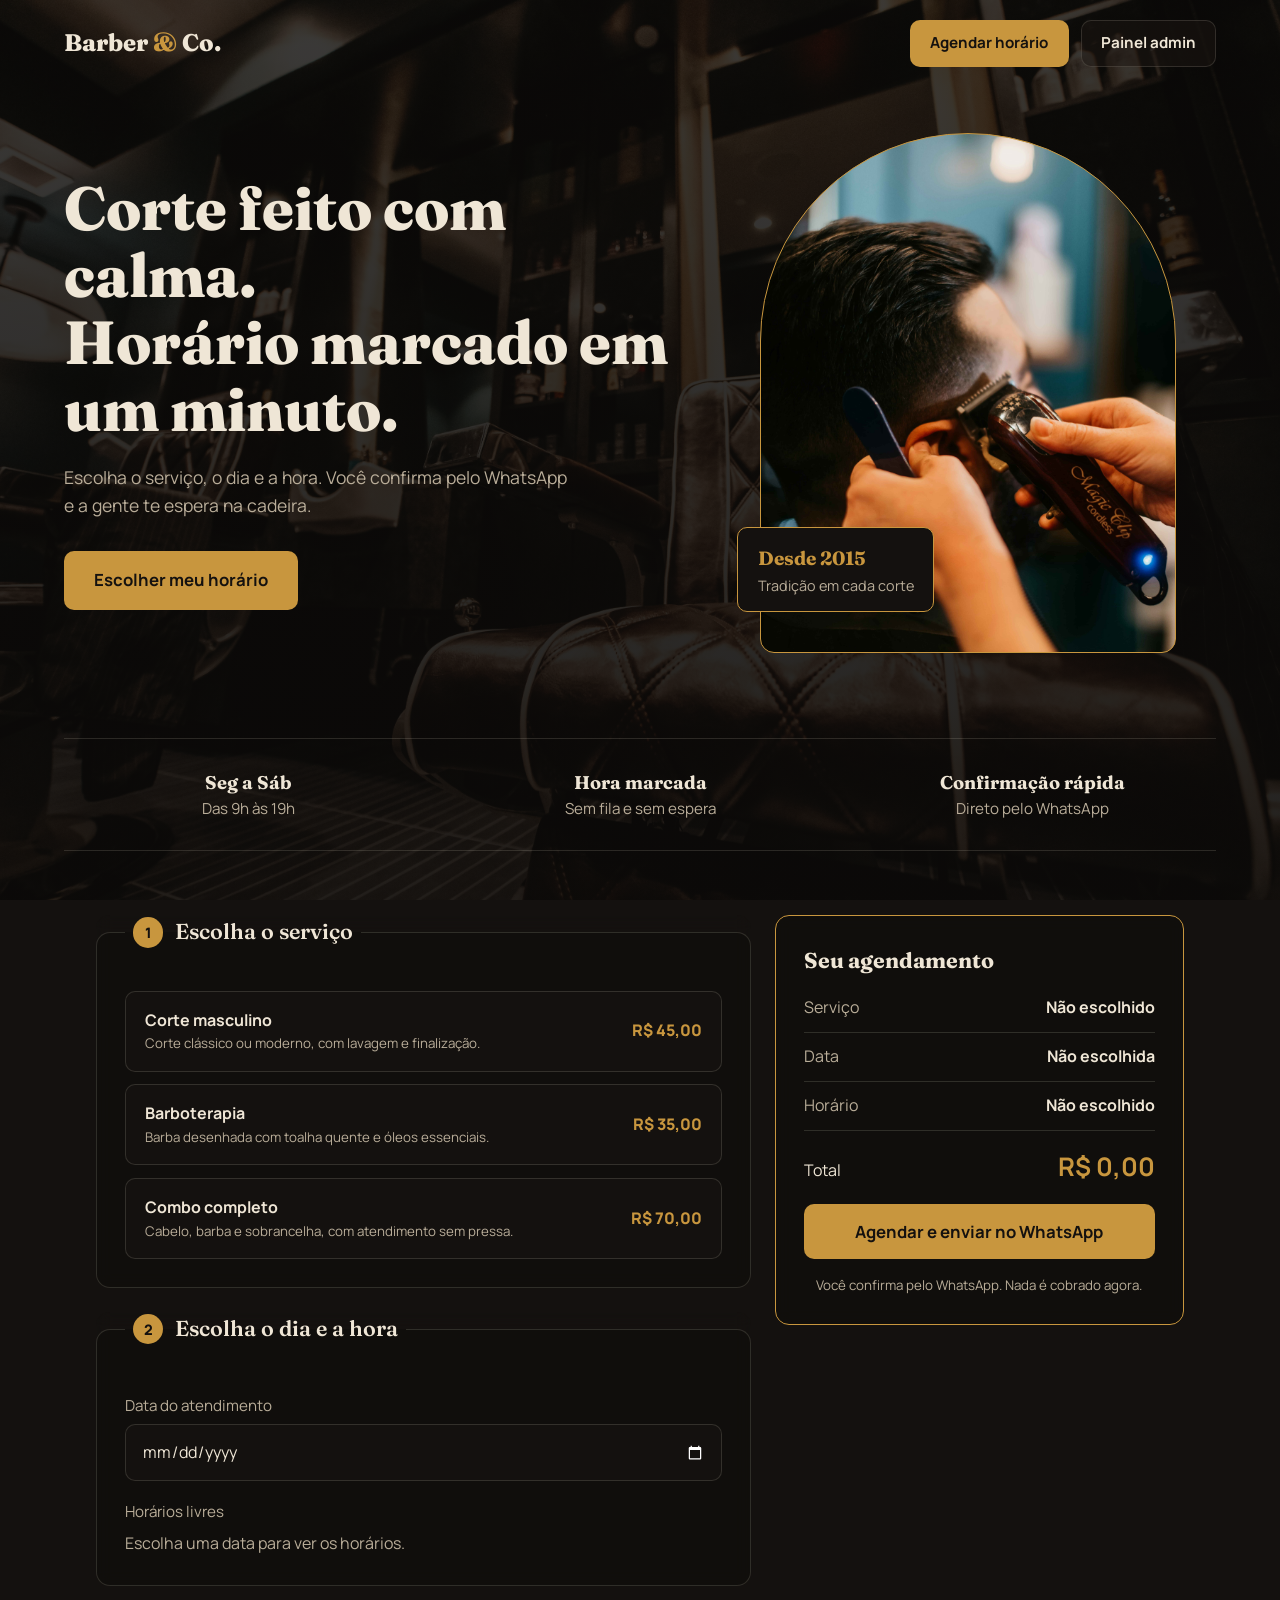
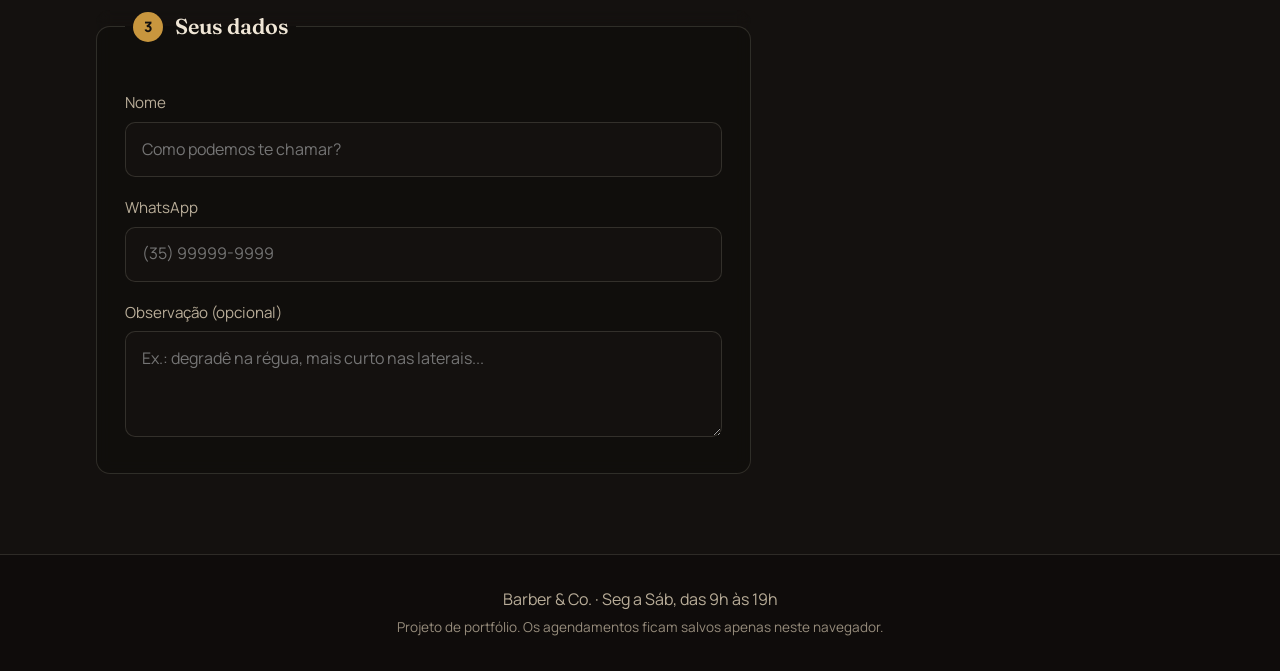
<file: index.html>
<!DOCTYPE html>
<html lang="pt-BR">
<head>
  <meta charset="UTF-8">
  <meta name="viewport" content="width=device-width, initial-scale=1">
  <title>Barber & Co. – Agende seu horário</title>
  <meta name="description" content="Agende seu corte ou barba online em um minuto: escolha o serviço, o dia e o horário e confirme pelo WhatsApp.">
  <meta name="theme-color" content="#14110f">
  <meta property="og:title" content="Barber & Co. – Agende seu horário">
  <meta property="og:description" content="Escolha o serviço, o dia e a hora. Confirmação rápida pelo WhatsApp.">
  <meta property="og:type" content="website">
  <link rel="icon" href="data:image/svg+xml,%3Csvg xmlns=%22http://www.w3.org/2000/svg%22 viewBox=%220 0 100 100%22%3E%3Ctext y=%22.9em%22 font-size=%2290%22%3E%F0%9F%92%88%3C/text%3E%3C/svg%3E">

  <link rel="preconnect" href="https://fonts.googleapis.com">
  <link rel="preconnect" href="https://fonts.gstatic.com" crossorigin>
  <link href="https://fonts.googleapis.com/css2?family=Fraunces:opsz,wght@9..144,600;9..144,800&family=Manrope:wght@400;500;700&display=swap" rel="stylesheet">

  <link rel="stylesheet" href="css/style.css">
</head>
<body>

  <!-- ========== CABEÇALHO ========== -->
  <header class="topo">
    <a href="index.html" class="logo">Barber <span>&</span> Co.</a>
    <nav class="menu">
      <a href="#agendar" class="btn btn--primario">Agendar horário</a>
      <a href="admin.html" class="btn btn--contorno">Painel admin</a>
    </nav>
  </header>

  <main>

    <!-- ========== HERO (imagem de fundo) ========== -->
    <section class="hero">
      <div class="hero__conteudo">
        <h1>Corte feito com calma.<br>Horário marcado em um minuto.</h1>
        <p>Escolha o serviço, o dia e a hora. Você confirma pelo WhatsApp e a gente te espera na cadeira.</p>
        <a href="#agendar" class="btn btn--primario btn--grande">Escolher meu horário</a>
      </div>

      <!-- Moldura da foto. A imagem vem de img/hero.jpg (veja o CSS) -->
      <div class="hero__foto" aria-hidden="true">
        <div class="hero__selo">
          <strong>Desde 2015</strong>
          <span>Tradição em cada corte</span>
        </div>
      </div>
    </section>

    <!-- ========== FAIXA DE INFORMAÇÕES ========== -->
    <section class="faixa" aria-label="Informações da barbearia">
      <div class="faixa__item">
        <strong>Seg a Sáb</strong>
        <span>Das 9h às 19h</span>
      </div>
      <div class="faixa__item">
        <strong>Hora marcada</strong>
        <span>Sem fila e sem espera</span>
      </div>
      <div class="faixa__item">
        <strong>Confirmação rápida</strong>
        <span>Direto pelo WhatsApp</span>
      </div>
    </section>

    <!-- ========== FORMULÁRIO DE AGENDAMENTO ========== -->
    <section class="agendamento" id="agendar">
      <form id="form-agendamento" class="painel" novalidate>

        <div class="passos">

        <!-- Passo 1: serviços -->
        <fieldset class="bloco">
          <legend><span class="passo">1</span> Escolha o serviço</legend>

          <div class="servicos" id="lista-servicos">
            <!-- Os cartões de serviço são criados pelo js/app.js -->
          </div>
        </fieldset>

        <!-- Passo 2: data e horário -->
        <fieldset class="bloco">
          <legend><span class="passo">2</span> Escolha o dia e a hora</legend>

          <label class="campo" for="data">Data do atendimento</label>
          <input type="date" id="data" name="data" required>

          <p class="campo">Horários livres</p>
          <div class="horarios" id="lista-horarios">
            <!-- Os botões de horário serão criados pelo JavaScript -->
            <p class="aviso">Escolha uma data para ver os horários.</p>
          </div>
        </fieldset>

        <!-- Passo 3: dados do cliente -->
        <fieldset class="bloco">
          <legend><span class="passo">3</span> Seus dados</legend>

          <label class="campo" for="nome">Nome</label>
          <input type="text" id="nome" name="nome" placeholder="Como podemos te chamar?" required>

          <label class="campo" for="telefone">WhatsApp</label>
          <input type="tel" id="telefone" name="telefone" placeholder="(35) 99999-9999" required>

          <label class="campo" for="obs">Observação (opcional)</label>
          <textarea id="obs" name="obs" rows="3" placeholder="Ex.: degradê na régua, mais curto nas laterais..."></textarea>
        </fieldset>

        </div>

        <!-- Resumo + envio (fica fixo ao lado no computador) -->
        <aside class="resumo" id="resumo">
          <h2>Seu agendamento</h2>
          <dl>
            <div><dt>Serviço</dt><dd id="resumo-servico">Não escolhido</dd></div>
            <div><dt>Data</dt><dd id="resumo-data">Não escolhida</dd></div>
            <div><dt>Horário</dt><dd id="resumo-hora">Não escolhido</dd></div>
          </dl>
          <p class="resumo__total">Total <strong id="total">R$ 0,00</strong></p>

          <!-- Mensagem de erro da validação -->
          <p class="erro" id="erro" role="alert" hidden></p>

          <button type="submit" class="btn btn--primario btn--grande">Agendar e enviar no WhatsApp</button>
          <small>Você confirma pelo WhatsApp. Nada é cobrado agora.</small>

          <!-- Aparece depois que o agendamento é salvo -->
          <div class="sucesso" id="sucesso" role="status" hidden>
            <strong>Horário reservado!</strong>
            <p>Falta só um passo: envie a mensagem para o barbeiro confirmar.</p>
            <a class="btn btn--primario" id="link-whatsapp" href="#" target="_blank" rel="noopener">Abrir WhatsApp</a>
          </div>
        </aside>

      </form>
    </section>

  </main>

  <footer class="rodape">
    <p>Barber & Co. · Seg a Sáb, das 9h às 19h</p>
    <p class="rodape__nota">Projeto de portfólio. Os agendamentos ficam salvos apenas neste navegador.</p>
  </footer>

  <script src="js/app.js"></script>
</body>
</html>
</file>
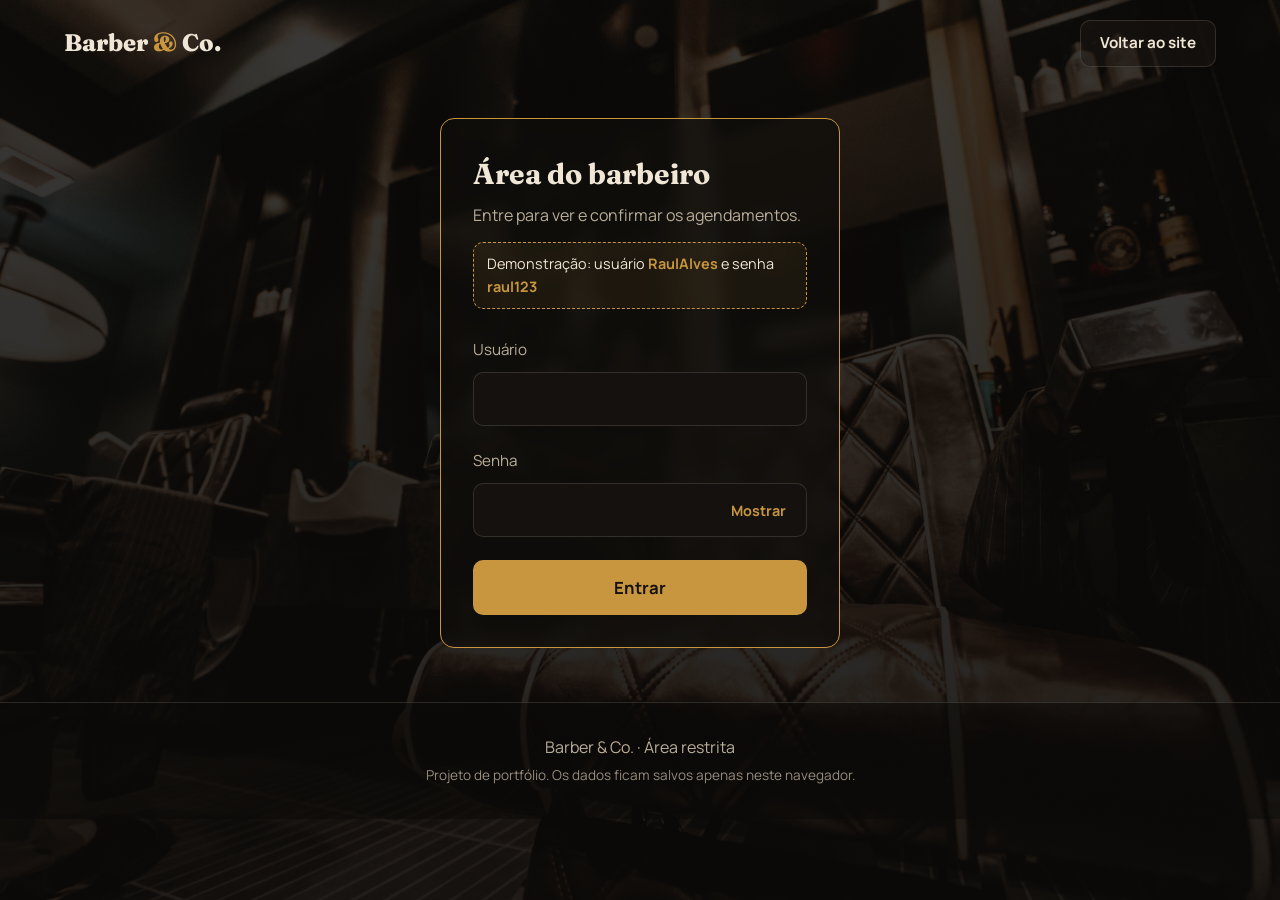
<file: admin.html>
<!DOCTYPE html>
<html lang="pt-BR">
<head>
  <meta charset="UTF-8">
  <meta name="viewport" content="width=device-width, initial-scale=1">
  <meta name="robots" content="noindex">
  <title>Painel admin – Barber & Co.</title>
  <meta name="theme-color" content="#14110f">
  <link rel="icon" href="data:image/svg+xml,%3Csvg xmlns=%22http://www.w3.org/2000/svg%22 viewBox=%220 0 100 100%22%3E%3Ctext y=%22.9em%22 font-size=%2290%22%3E%F0%9F%92%88%3C/text%3E%3C/svg%3E">

  <link rel="preconnect" href="https://fonts.googleapis.com">
  <link rel="preconnect" href="https://fonts.gstatic.com" crossorigin>
  <link href="https://fonts.googleapis.com/css2?family=Fraunces:opsz,wght@9..144,600;9..144,800&family=Manrope:wght@400;500;700&display=swap" rel="stylesheet">

  <!-- Usa o mesmo visual do site, mais alguns ajustes só do admin -->
  <link rel="stylesheet" href="css/style.css">
  <link rel="stylesheet" href="css/admin.css">
</head>
<body>

  <!-- ========== CABEÇALHO ========== -->
  <header class="topo">
    <a href="index.html" class="logo">Barber <span>&</span> Co.</a>
    <nav class="menu">
      <a href="index.html" class="btn btn--contorno">Voltar ao site</a>
      <button type="button" class="btn btn--primario" id="btn-sair" hidden>Sair</button>
    </nav>
  </header>

  <main>

    <!-- ========== TELA DE LOGIN ========== -->
    <section class="login" id="tela-login">
      <form class="login__cartao" id="form-login" novalidate>
        <h1>Área do barbeiro</h1>
        <p class="login__texto">Entre para ver e confirmar os agendamentos.</p>
        <p class="login__demo">Demonstração: usuário <strong>RaulAlves</strong> e senha <strong>raul123</strong></p>

        <label class="campo" for="usuario">Usuário</label>
        <input type="text" id="usuario" name="usuario" autocomplete="username" autocapitalize="none" spellcheck="false" required>

        <label class="campo" for="senha">Senha</label>
        <div class="campo-senha">
          <input type="password" id="senha" name="senha" autocomplete="current-password" required>
          <button type="button" class="campo-senha__ver" id="btn-ver-senha" aria-label="Mostrar senha">Mostrar</button>
        </div>

        <p class="erro" id="erro-login" role="alert" hidden></p>

        <button type="submit" class="btn btn--primario btn--grande" id="btn-entrar">Entrar</button>
      </form>
    </section>

    <!-- ========== PAINEL (só aparece depois do login) ========== -->
    <section class="admin" id="tela-painel" hidden>
      <div class="admin__topo">
        <h1>Olá, <span id="nome-admin"></span></h1>
        <p>Aqui você vai gerenciar os agendamentos.</p>
      </div>

      <!-- Números rápidos -->
      <div class="estatisticas" aria-label="Resumo">
        <div class="estat"><strong id="est-pendentes">0</strong><span>Aguardando confirmação</span></div>
        <div class="estat"><strong id="est-confirmados">0</strong><span>Confirmados (de hoje em diante)</span></div>
        <div class="estat"><strong id="est-hoje">0</strong><span>Atendimentos hoje</span></div>
        <div class="estat"><strong id="est-valor">R$ 0,00</strong><span>Previsto nos confirmados</span></div>
      </div>

      <!-- Filtros -->
      <div class="filtros">
        <div>
          <label class="campo" for="filtro-data">Data</label>
          <input type="date" id="filtro-data">
        </div>
        <div>
          <label class="campo" for="filtro-status">Status</label>
          <select id="filtro-status">
            <option value="todos">Todos</option>
            <option value="pendente">Aguardando confirmação</option>
            <option value="confirmado">Confirmados</option>
            <option value="cancelado">Cancelados</option>
          </select>
        </div>
        <button type="button" class="btn btn--contorno" id="btn-limpar">Limpar filtros</button>
        <button type="button" class="btn btn--perigo" id="btn-apagar">Apagar todos os dados</button>
      </div>

      <!-- Lista (criada pelo js/admin.js) -->
      <div class="agenda" id="lista-agendamentos"></div>
    </section>

  </main>

  <footer class="rodape">
    <p>Barber & Co. · Área restrita</p>
    <p class="rodape__nota">Projeto de portfólio. Os dados ficam salvos apenas neste navegador.</p>
  </footer>

  <script src="js/admin.js"></script>
</body>
</html>
</file>
<file: css/style.css>
/* =========================================================
   BARBER & CO. – estilos da tela do cliente
   Paleta: espresso (fundo), osso (texto), latão (destaque),
   vermelho de barbeiro (detalhes/alertas)
   ========================================================= */

:root {
  color-scheme: dark;   /* barras de rolagem e campos no tema escuro */
  --espresso: #14110f;
  --espresso-claro: #1f1b18;
  --osso: #efe6d6;
  --osso-fraco: #b9ad99;
  --latao: #c8963e;
  --latao-escuro: #a47a2c;
  --vermelho: #9b2c2c;
  --borda: rgba(239, 230, 214, 0.14);
  --carta: rgba(16, 14, 12, 0.72);   /* fundo translúcido dos cartões */
  --raio: 10px;

  --fonte-titulo: "Fraunces", Georgia, serif;
  --fonte-texto: "Manrope", system-ui, sans-serif;
}

*, *::before, *::after { box-sizing: border-box; }

html {
  scroll-behavior: smooth;
  background: var(--espresso);   /* cor de segurança enquanto a foto carrega */
}

/* Foto de fundo da página inteira (fica parada enquanto a página rola).
   Camadas: 1) escurecimento  2) sua foto img/fundo.jpg (se existir)  3) foto do Unsplash */
body::before {
  content: "";
  position: fixed;
  inset: 0;
  z-index: -1;
  background:
    linear-gradient(180deg, rgba(12, 10, 9, 0.80), rgba(12, 10, 9, 0.90)),
    url("../img/fundo.jpg") center / cover no-repeat,
    url("https://images.unsplash.com/photo-1702865272115-5afdbae975af?auto=format&fit=crop&w=1800&q=70") center / cover no-repeat;
}

body {
  overflow-x: clip;          /* nunca deixa a página rolar para o lado */
  margin: 0;
  background: transparent;
  color: var(--osso);
  font-family: var(--fonte-texto);
  line-height: 1.6;
}

img { max-width: 100%; display: block; }

/* ---------- Cabeçalho ---------- */
.topo {
  position: absolute;
  inset: 0 0 auto 0;
  z-index: 10;
  display: flex;
  justify-content: space-between;
  align-items: center;
  flex-wrap: wrap;
  gap: 0.75rem;
  padding: 1.25rem 5vw;
}

.logo {
  font-family: var(--fonte-titulo);
  font-weight: 800;
  font-size: 1.5rem;
  color: var(--osso);
  text-decoration: none;
}
.logo span { color: var(--latao); }

.menu { display: flex; flex-wrap: wrap; gap: 0.75rem; }

/* ---------- Botões ---------- */
.btn {
  display: inline-flex;
  align-items: center;
  justify-content: center;
  min-height: 2.75rem;      /* alvo de toque confortável no celular */
  padding: 0.65rem 1.2rem;
  border-radius: var(--raio);
  font-family: var(--fonte-texto);
  font-weight: 700;
  font-size: 0.95rem;
  text-decoration: none;
  border: 1px solid transparent;
  cursor: pointer;
  transition: background 0.2s, color 0.2s, border-color 0.2s;
}

.btn--primario { background: var(--latao); color: var(--espresso); }
.btn--primario:hover { background: var(--latao-escuro); }

.btn--contorno { border-color: var(--borda); color: var(--osso); background: rgba(28, 22, 18, 0.5); }
.btn--contorno:hover { border-color: var(--latao); color: var(--latao); }

.btn--grande { padding: 0.95rem 1.8rem; font-size: 1.05rem; }

.btn:focus-visible,
input:focus-visible,
textarea:focus-visible,
.servico:has(input:focus-visible),
.horario:focus-visible {
  outline: 2px solid var(--latao);
  outline-offset: 3px;
}

::selection {
  background: var(--latao);
  color: var(--espresso);
}

/* ---------- Hero ---------- */
.hero {
  min-height: 82vh;
  display: grid;
  grid-template-columns: 1.1fr 0.9fr;
  align-items: center;
  gap: 4vw;
  padding: 7rem 5vw 4rem;
  background: none;
}

.hero__conteudo { max-width: 38rem; }

.hero h1 {
  font-family: var(--fonte-titulo);
  font-weight: 800;
  font-size: clamp(2.2rem, 4.8vw, 3.8rem);
  line-height: 1.1;
  margin: 0 0 1.2rem;
}

.hero p {
  color: var(--osso-fraco);
  font-size: 1.1rem;
  max-width: 32rem;
  margin: 0 0 2rem;
}

/* Moldura em arco com a foto.
   Ordem das camadas: 1) img/hero.jpg (sua foto, se existir)
                      2) foto do Unsplash (link da internet)
                      3) listrado, caso nada carregue */
.hero__foto {
  position: relative;
  justify-self: center;
  width: min(100%, 26rem);
  aspect-ratio: 4 / 5;
  border: 1px solid var(--latao);
  border-radius: 13rem 13rem 14px 14px;
  background:
    url("../img/hero.jpg") center / cover no-repeat,
    url("https://images.unsplash.com/photo-1672642150228-3fcd5826ec26?auto=format&fit=crop&w=1000&q=70") center / cover no-repeat,
    repeating-linear-gradient(135deg, var(--espresso-claro) 0 18px, var(--espresso) 18px 36px);
}

.hero__selo {
  position: absolute;
  left: -1.5rem;
  bottom: 2.5rem;
  display: grid;
  padding: 0.9rem 1.2rem;
  background: var(--espresso);
  border: 1px solid var(--latao);
  border-radius: var(--raio);
}
.hero__selo strong { font-family: var(--fonte-titulo); font-size: 1.2rem; color: var(--latao); }
.hero__selo span { color: var(--osso-fraco); font-size: 0.9rem; }

/* ---------- Faixa de informações ---------- */
.faixa {
  display: grid;
  grid-template-columns: repeat(3, 1fr);
  gap: 1.5rem;
  margin: 0 5vw;
  padding: 1.8rem 0;
  border-top: 1px solid var(--borda);
  border-bottom: 1px solid var(--borda);
}

.faixa__item { display: grid; text-align: center; }
.faixa__item strong { font-family: var(--fonte-titulo); font-size: 1.15rem; }
.faixa__item span { color: var(--osso-fraco); font-size: 0.95rem; }

/* ---------- Agendamento ---------- */
.agendamento {
  padding: 4rem 5vw 5rem;
  display: flex;
  justify-content: center;
}

.painel {
  width: 100%;
  max-width: 68rem;
  display: grid;
  grid-template-columns: minmax(0, 1.6fr) minmax(0, 1fr);
  gap: 1.5rem;
  align-items: start;
}

.passos { display: grid; gap: 1.5rem; }

.bloco {
  min-width: 0;              /* fieldset tem largura mínima padrão que estoura no celular */
  margin: 0;
  padding: 1.75rem;
  background: var(--carta);
  backdrop-filter: blur(8px);
  -webkit-backdrop-filter: blur(8px);
  border: 1px solid var(--borda);
  border-radius: 14px;
}

.bloco legend {
  display: flex;
  align-items: center;
  gap: 0.7rem;
  padding: 0 0.5rem;
  font-family: var(--fonte-titulo);
  font-weight: 600;
  font-size: 1.35rem;
}

.passo {
  display: inline-grid;
  place-items: center;
  width: 1.9rem;
  height: 1.9rem;
  border-radius: 50%;
  background: var(--latao);
  color: var(--espresso);
  font-family: var(--fonte-texto);
  font-size: 0.9rem;
  font-weight: 800;
}

/* ---------- Serviços (cartões selecionáveis) ---------- */
.servicos { display: grid; gap: 0.8rem; margin-top: 0.8rem; }

.servico {
  display: flex;
  justify-content: space-between;
  align-items: center;
  gap: 1rem;
  padding: 1rem 1.2rem;
  border: 1px solid var(--borda);
  border-radius: var(--raio);
  background: var(--espresso);
  cursor: pointer;
  transition: border-color 0.2s, background 0.2s;
}

.servico:hover { border-color: var(--osso-fraco); }

/* O input fica escondido, mas continua funcionando (acessível por teclado) */
.servico input {
  position: absolute;
  opacity: 0;
  pointer-events: none;
}

.servico:has(input:checked) {
  border-color: var(--latao);
  background: rgba(200, 150, 62, 0.1);
}

.servico__info { display: grid; }
.servico__info small { color: var(--osso-fraco); }
.servico__preco { font-weight: 800; color: var(--latao); white-space: nowrap; }

/* ---------- Campos ---------- */
.campo {
  display: block;
  margin: 1.2rem 0 0.4rem;
  color: var(--osso-fraco);
  font-size: 0.95rem;
}

input[type="text"],
input[type="tel"],
input[type="date"],
textarea {
  width: 100%;
  padding: 0.85rem 1rem;
  background: var(--espresso);
  color: var(--osso);
  border: 1px solid var(--borda);
  border-radius: var(--raio);
  font: inherit;
}

input[type="date"] { color-scheme: dark; }
textarea { resize: vertical; }

/* ---------- Horários ---------- */
.horarios {
  display: grid;
  grid-template-columns: repeat(auto-fill, minmax(5.5rem, 1fr));
  gap: 0.6rem;
}

.horario {
  padding: 0.7rem 0;
  background: var(--espresso);
  color: var(--osso);
  border: 1px solid var(--borda);
  border-radius: var(--raio);
  font: inherit;
  font-weight: 700;
  cursor: pointer;
  transition: border-color 0.2s, background 0.2s;
}

.horario:hover:not(:disabled) { border-color: var(--latao); }
.horario.ativo { background: var(--latao); color: var(--espresso); border-color: var(--latao); }
.horario:disabled {
  opacity: 0.35;
  cursor: not-allowed;
  text-decoration: line-through;
}

.aviso { grid-column: 1 / -1; margin: 0; color: var(--osso-fraco); }

/* ---------- Resumo (cartão lateral) ---------- */
.resumo {
  position: sticky;
  top: 1.5rem;
  display: grid;
  gap: 1rem;
  padding: 1.75rem;
  background: var(--carta);
  backdrop-filter: blur(8px);
  -webkit-backdrop-filter: blur(8px);
  border: 1px solid var(--latao);
  border-radius: 14px;
}

.resumo h2 { margin: 0; font-family: var(--fonte-titulo); font-size: 1.35rem; }

.resumo dl { margin: 0; display: grid; gap: 0.7rem; }
.resumo dl div { display: flex; justify-content: space-between; gap: 1rem; padding-bottom: 0.7rem; border-bottom: 1px solid var(--borda); }
.resumo dt { color: var(--osso-fraco); }
.resumo dd { margin: 0; font-weight: 700; text-align: right; }

.resumo__total { display: flex; justify-content: space-between; align-items: baseline; margin: 0; }
.resumo__total strong { color: var(--latao); font-size: 1.6rem; }

.resumo .btn { width: 100%; text-align: center; }
.resumo small { color: var(--osso-fraco); text-align: center; }

/* ---------- Erro e sucesso ---------- */
[hidden] { display: none !important; }

.erro {
  margin: 0;
  padding: 0.75rem 1rem;
  border: 1px solid var(--vermelho);
  border-radius: var(--raio);
  background: rgba(155, 44, 44, 0.2);
  color: #f1c4c4;
  font-size: 0.95rem;
}

.sucesso {
  display: grid;
  gap: 0.6rem;
  padding: 1rem;
  border: 1px solid var(--latao);
  border-radius: var(--raio);
  background: rgba(200, 150, 62, 0.12);
  text-align: center;
}
.sucesso strong { font-family: var(--fonte-titulo); font-size: 1.2rem; color: var(--latao); }
.sucesso p { margin: 0; color: var(--osso-fraco); }

/* ---------- Rodapé ---------- */
.rodape {
  padding: 2rem 5vw;
  text-align: center;
  color: var(--osso-fraco);
  border-top: 1px solid var(--borda);
  background: rgba(12, 10, 9, 0.6);
}

.rodape p { margin: 0; }
.rodape__nota { margin-top: 0.3rem !important; font-size: 0.85rem; opacity: 0.8; }

/* ---------- Celular ---------- */
/* Telas médias: tablet, ou janela do navegador com o F12 aberto */
@media (max-width: 1000px) {
  .painel { grid-template-columns: 1fr; }
  .resumo { position: static; }
}

@media (max-width: 900px) {
  .hero { grid-template-columns: 1fr; padding-top: 7rem; min-height: auto; }
  .hero__foto { width: min(100%, 20rem); }
  .hero__selo { left: 0.5rem; }
}

/* Celular */
@media (max-width: 600px) {
  .topo { justify-content: center; }
  .logo { font-size: 1.3rem; }
  .btn { padding: 0.55rem 0.95rem; font-size: 0.9rem; }
  .btn--grande { padding: 0.85rem 1.4rem; font-size: 1rem; }

  .hero { padding: 8rem 5vw 3rem; }
  .hero p { font-size: 1rem; }

  .faixa { grid-template-columns: 1fr; gap: 1rem; }

  .agendamento { padding: 2.5rem 4vw 3.5rem; }
  .bloco { padding: 1.1rem; }
  .bloco legend { font-size: 1.15rem; }
  .servico { flex-direction: column; align-items: flex-start; gap: 0.4rem; }
  .horarios { grid-template-columns: repeat(auto-fill, minmax(4.5rem, 1fr)); }
  .resumo { padding: 1.25rem; }
}

@media (prefers-reduced-motion: reduce) {
  html { scroll-behavior: auto; }
  * { transition: none !important; }
}
</file>
<file: css/admin.css>
/* =========================================================
   BARBER & CO. – ajustes só da página admin
   (o restante vem do style.css)
   ========================================================= */

main { min-height: 78vh; }

/* ---------- Login ---------- */
.login {
  min-height: 78vh;
  display: grid;
  place-items: center;
  padding: 7rem 5vw 3rem;
}

.login__cartao {
  width: 100%;
  max-width: 25rem;
  display: grid;
  gap: 0.2rem;
  padding: 2rem;
  background: var(--carta);
  backdrop-filter: blur(8px);
  -webkit-backdrop-filter: blur(8px);
  border: 1px solid var(--latao);
  border-radius: 14px;
}

.login__cartao h1 {
  margin: 0;
  font-family: var(--fonte-titulo);
  font-size: 1.8rem;
}

.login__texto { margin: 0.2rem 0 0.6rem; color: var(--osso-fraco); }

.login__demo {
  margin: 0 0 0.4rem;
  padding: 0.6rem 0.8rem;
  border: 1px dashed var(--latao);
  border-radius: var(--raio);
  background: rgba(200, 150, 62, 0.08);
  font-size: 0.9rem;
}
.login__demo strong { color: var(--latao); }

.login__cartao .erro { margin-top: 1rem; }
.login__cartao .btn { margin-top: 1.2rem; width: 100%; text-align: center; }
.login__cartao .btn:disabled { opacity: 0.5; cursor: not-allowed; }

input[type="password"] {
  width: 100%;
  padding: 0.85rem 1rem;
  background: var(--espresso);
  color: var(--osso);
  border: 1px solid var(--borda);
  border-radius: var(--raio);
  font: inherit;
}

/* Campo de senha com o botão "Mostrar" por cima, à direita */
.campo-senha { position: relative; }
.campo-senha input { padding-right: 5.5rem; }

.campo-senha__ver {
  position: absolute;
  top: 50%;
  right: 0.6rem;
  transform: translateY(-50%);
  padding: 0.35rem 0.7rem;
  background: transparent;
  color: var(--latao);
  border: 0;
  border-radius: 6px;
  font: inherit;
  font-size: 0.9rem;
  font-weight: 700;
  cursor: pointer;
}
.campo-senha__ver:hover { text-decoration: underline; }
.campo-senha__ver:focus-visible { outline: 2px solid var(--latao); }

/* ---------- Painel ---------- */
.admin {
  max-width: 68rem;
  margin: 0 auto;
  padding: 8rem 5vw 3rem;
}

.admin__topo h1 {
  margin: 0;
  font-family: var(--fonte-titulo);
  font-size: clamp(1.8rem, 4vw, 2.6rem);
}
.admin__topo p { margin: 0.3rem 0 2rem; color: var(--osso-fraco); }


/* ---------- Números rápidos ---------- */
.estatisticas {
  display: grid;
  grid-template-columns: repeat(4, 1fr);
  gap: 1rem;
  margin-bottom: 1.5rem;
}

.estat {
  display: grid;
  gap: 0.2rem;
  padding: 1.1rem 1.2rem;
  background: var(--carta);
  backdrop-filter: blur(8px);
  -webkit-backdrop-filter: blur(8px);
  border: 1px solid var(--borda);
  border-radius: 14px;
}
.estat strong { font-family: var(--fonte-titulo); font-size: 1.9rem; line-height: 1.1; color: var(--latao); }
.estat span { color: var(--osso-fraco); font-size: 0.9rem; }

/* ---------- Filtros ---------- */
.filtros {
  display: flex;
  flex-wrap: wrap;
  align-items: flex-end;
  gap: 1rem;
  margin-bottom: 2rem;
  padding: 0 0 0.5rem;
}
.filtros > div { min-width: 12rem; }
.filtros .campo { margin-top: 0; }
.filtros .btn { align-self: flex-end; }
.filtros #btn-apagar { margin-left: auto; }

select {
  width: 100%;
  padding: 0.85rem 1rem;
  background: var(--espresso);
  color: var(--osso);
  border: 1px solid var(--borda);
  border-radius: var(--raio);
  font: inherit;
  color-scheme: dark;
}
select:focus-visible { outline: 2px solid var(--latao); outline-offset: 3px; }

/* ---------- Lista de agendamentos ---------- */
.agenda__dia {
  display: flex;
  align-items: baseline;
  gap: 0.7rem;
  margin: 2rem 0 0.8rem;
  font-family: var(--fonte-titulo);
  font-size: 1.3rem;
  text-transform: capitalize;
}
.agenda__dia:first-child { margin-top: 0; }
.agenda__dia small { font-family: var(--fonte-texto); font-size: 0.9rem; color: var(--osso-fraco); text-transform: none; }
.agenda__hoje { padding: 0.1rem 0.6rem; border-radius: 99px; background: var(--latao); color: var(--espresso); font-family: var(--fonte-texto); font-size: 0.8rem; font-weight: 700; text-transform: none; }

.agenda__item {
  display: grid;
  grid-template-columns: 5rem minmax(0, 1fr) auto;
  align-items: center;
  gap: 1.2rem;
  margin-bottom: 0.8rem;
  padding: 1.1rem 1.3rem;
  background: var(--carta);
  backdrop-filter: blur(8px);
  -webkit-backdrop-filter: blur(8px);
  border: 1px solid var(--borda);
  border-left: 4px solid var(--latao);
  border-radius: 12px;
}
.agenda__item--confirmado { border-left-color: #5b9b68; }
.agenda__item--cancelado { border-left-color: var(--vermelho); opacity: 0.6; }
.agenda__item--passado { opacity: 0.55; }

.agenda__hora { font-family: var(--fonte-titulo); font-size: 1.6rem; font-weight: 800; }

.agenda__info { display: grid; gap: 0.1rem; min-width: 0; }
.agenda__info strong { font-size: 1.05rem; overflow-wrap: anywhere; }
.agenda__info span { color: var(--osso-fraco); font-size: 0.95rem; }
.agenda__info em { margin-top: 0.3rem; color: var(--osso); font-size: 0.92rem; overflow-wrap: anywhere; }

.agenda__acoes { display: flex; flex-wrap: wrap; align-items: center; justify-content: flex-end; gap: 0.5rem; }
.agenda__acoes .btn { padding: 0.5rem 0.9rem; font-size: 0.88rem; }

.btn--perigo { border-color: var(--vermelho); color: #f1c4c4; background: transparent; }
.btn--perigo:hover { background: rgba(155, 44, 44, 0.25); }

.selo { padding: 0.2rem 0.7rem; border-radius: 99px; font-size: 0.8rem; font-weight: 700; border: 1px solid; }
.selo--pendente   { color: var(--latao); border-color: var(--latao); }
.selo--confirmado { color: #8fd09b; border-color: #5b9b68; }
.selo--cancelado  { color: #f1c4c4; border-color: var(--vermelho); }

.agenda__vazio {
  padding: 2.5rem 1.5rem;
  text-align: center;
  background: var(--carta);
  border: 1px dashed var(--borda);
  border-radius: 14px;
  color: var(--osso-fraco);
}
.agenda__vazio .btn { margin-top: 1rem; }
.agenda__vazio strong { display: block; margin-bottom: 0.3rem; color: var(--osso); font-family: var(--fonte-titulo); font-size: 1.2rem; }

@media (max-width: 1000px) {
  .estatisticas { grid-template-columns: repeat(2, 1fr); }
}

@media (max-width: 700px) {
  .agenda__item { grid-template-columns: 1fr; gap: 0.6rem; }
  .agenda__acoes { justify-content: flex-start; }
}

@media (max-width: 600px) {
  .filtros > div { flex: 1 1 100%; }
  .estat strong { font-size: 1.5rem; }
  .login { padding-top: 8rem; }
  .login__cartao { padding: 1.4rem; }
  .admin { padding-top: 8rem; }
}
</file>
